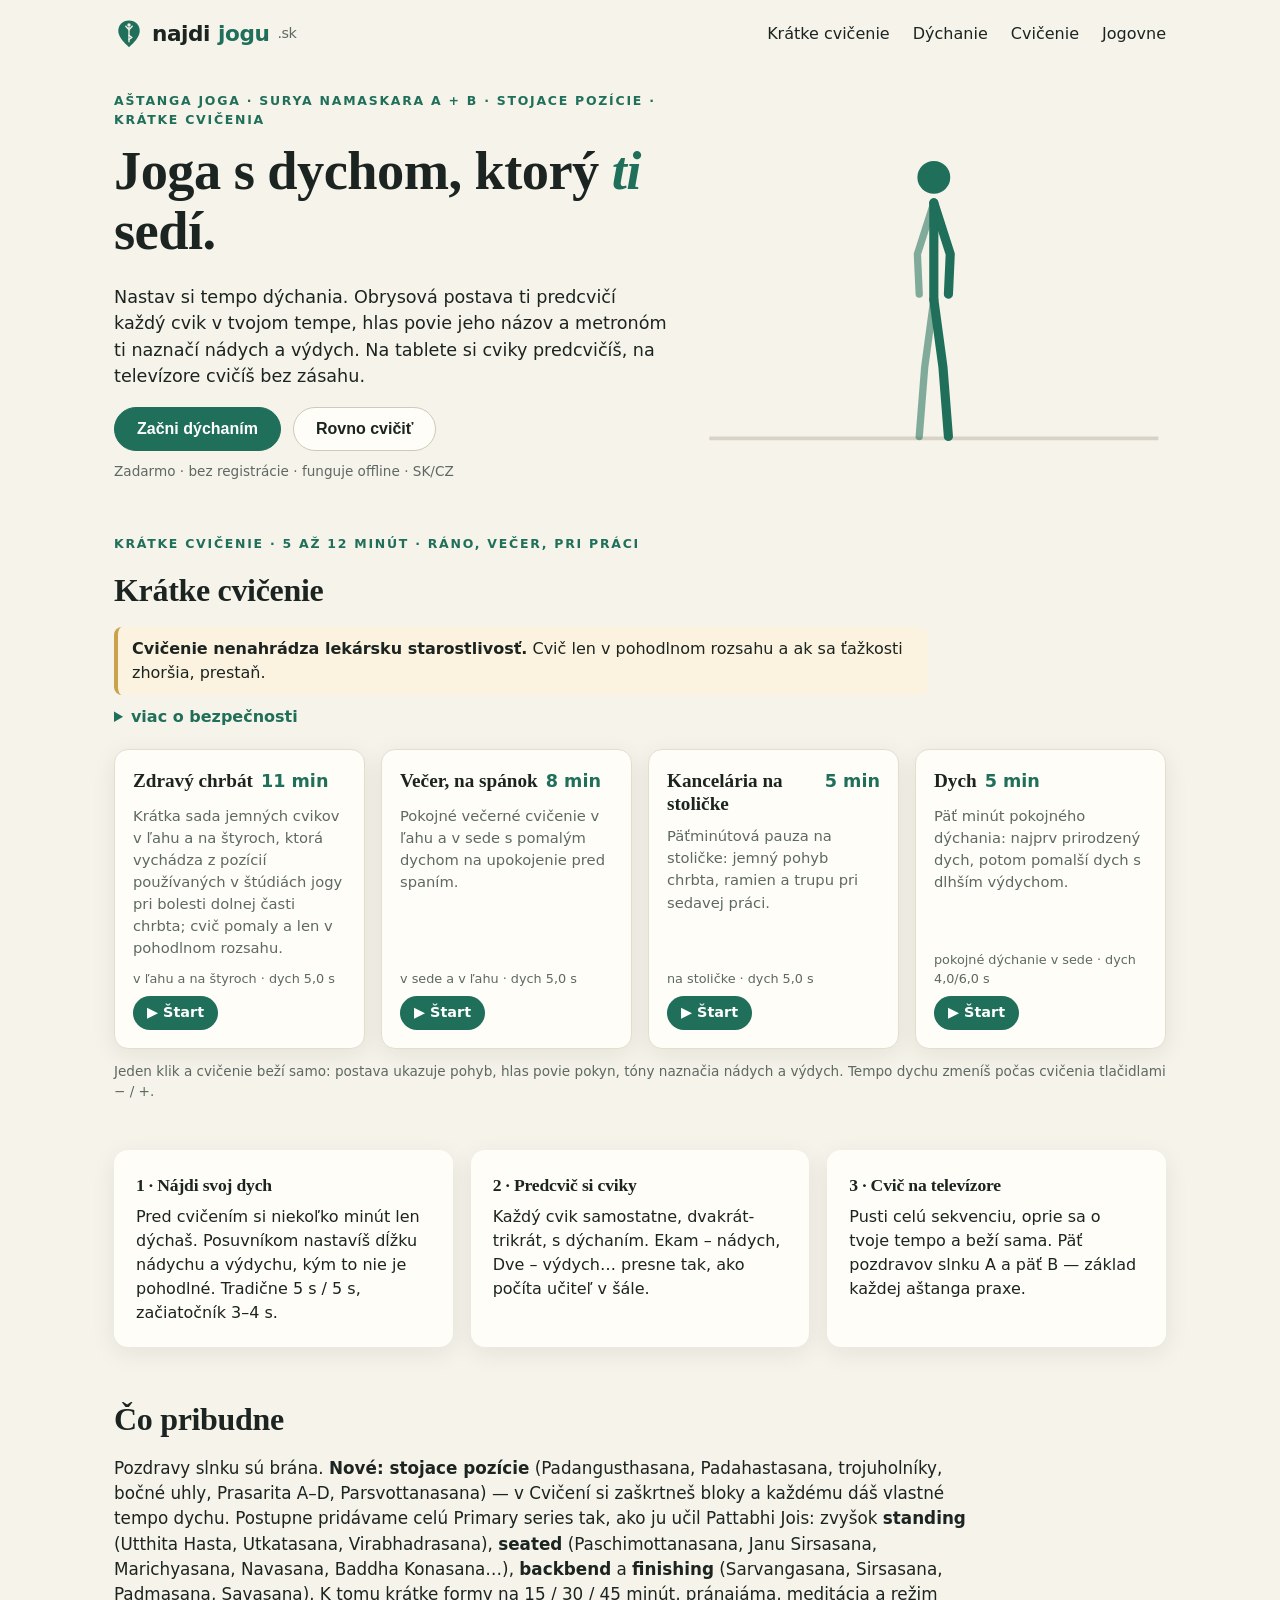
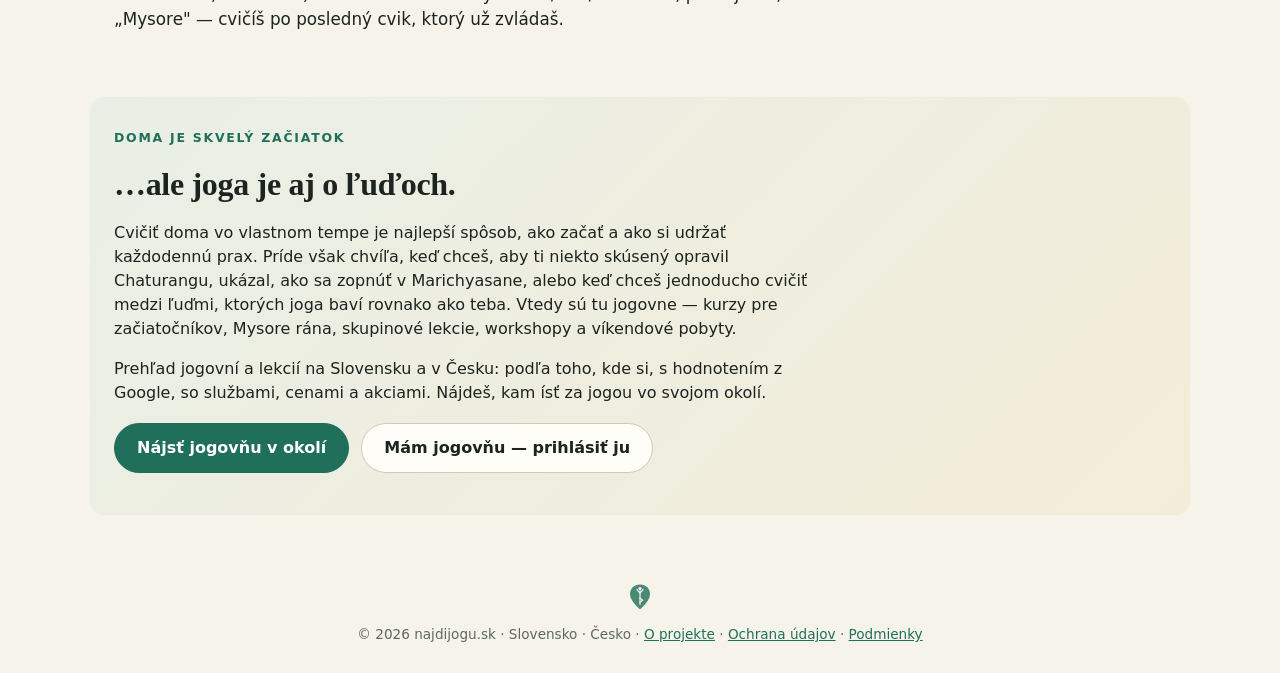
<file: index.html>
<!DOCTYPE html>
<html lang="sk">
<head>
<meta charset="utf-8">
<meta name="viewport" content="width=device-width, initial-scale=1">
<title>Najdi jogu — Aštanga s dychom, ktorý ti sedí</title>
<meta name="description" content="Aštanga joga vedená dychom a krátke cvičenia na 5 až 12 minút (chrbát, večer, kancelária, dych): obrysová postava predcvičí, slovenský hlas povie pokyn. Na mobile, tablete aj na televízore. Zadarmo.">
<meta name="theme-color" content="#0f1a17">
<link rel="manifest" href="manifest.json">
<link rel="icon" href="ikona.svg" type="image/svg+xml">
<link rel="stylesheet" href="style.css">
</head>
<body>

<!-- ÚVOD -->
<section id="uvod" class="obrazovka aktivna">
  <header class="hlavicka">
    <div class="logo"><svg class="logo-znak" viewBox="0 0 112 112" aria-hidden="true"><path d="M56 6c-24 0-40 17-40 39 0 28 40 60 40 60s40-32 40-60c0-22-16-39-40-39z" fill="#1f6f5a"/><g fill="none" stroke="#f3efe4" stroke-width="5" stroke-linecap="round" stroke-linejoin="round">
  <circle cx="56" cy="22" r="6.5" fill="#f3efe4" stroke="none"/>
  <path d="M56 31v30"/>
  <path d="M56 40l-12-13M56 40l12-13"/>
  <path d="M56 61v24"/>
  <path d="M56 61l11 8-11 7"/>
</g></svg>najdi<b>jogu</b><span class="tld">.sk</span></div>
    <nav class="hlavicka-nav">
      <a href="#kratke">Krátke cvičenie</a>
      <a href="#dych" data-obr="dych">Dýchanie</a>
      <a href="#cvicenie" data-obr="nastavenie">Cvičenie</a>
      <a href="/jogovne/">Jogovne</a>
    </nav>
  </header>

  <div class="hero">
    <div class="hero-text">
      <p class="nadpis-mini">Aštanga joga · Surya Namaskara A + B · stojace pozície · krátke cvičenia</p>
      <h1>Joga s dychom, ktorý <em>ti</em> sedí.</h1>
      <p class="perex">Nastav si tempo dýchania. Obrysová postava ti predcvičí každý cvik v tvojom tempe, hlas povie jeho názov a metronóm ti naznačí nádych a výdych. Na tablete si cviky predcvičíš, na televízore cvičíš bez zásahu.</p>
      <div class="akcie">
        <button class="btn primar" data-obr="dych">Začni dýchaním</button>
        <button class="btn" data-obr="nastavenie">Rovno cvičiť</button>
      </div>
      <p class="drobne">Zadarmo · bez registrácie · funguje offline · SK/CZ</p>
    </div>
    <div class="hero-postava">
      <svg id="hero-svg" viewBox="0 0 254 200" aria-hidden="true"></svg>
    </div>
  </div>


  <!-- KRÁTKE CVIČENIE (4.11.2026) -->
  <section id="kratke" class="kratke">
    <p class="nadpis-mini">Krátke cvičenie · 5 až 12 minút · ráno, večer, pri práci</p>
    <h2>Krátke cvičenie</h2>
    <p class="kratke-upoz"><b>Cvičenie nenahrádza lekársku starostlivosť.</b> Cvič len v pohodlnom rozsahu a ak sa ťažkosti zhoršia, prestaň.</p>
    <details class="kratke-viac">
      <summary>viac o bezpečnosti</summary>
      <p>Pri ochorení chrbtice, vysokom krvnom tlaku, <abbr title="glaukóm (zelený zákal) – ochorenie oka, pri ktorom býva zvýšený tlak v oku">glaukóme</abbr>, v tehotenstve alebo po zranení sa vopred poraď s lekárom. Rovnako po operácii, pri <abbr title="osteoporóza – rednutie kostí, kosti sú krehkejšie">osteoporóze</abbr>, epilepsii, ochorení srdca a pri bolesti chrbta, ktorá vyžaruje do nohy.</p>
      <p>Pri náhlej silnej bolesti chrbta, slabosti alebo znecitlivení nôh, poruche močenia či stolice vyhľadaj lekára. Pri závrate, brnení alebo slabosti cvičenie hneď prestaň.</p>
      <p>Choď len po prvý odpor, nikdy do bolesti. Dych nikdy nenúť a nezadržiavaj. Ak máš problém s rovnováhou, cvič na stoličke alebo pri opore.</p>
      <p class="drobne">Toto nie je lekárska rada ani liečba. Zostavy sme zostavili z pozícií, ktoré používa manuál štúdie jogy pri bolesti krížov <a href="https://media.defense.gov/2019/Oct/22/2002198487/-1/-1/0/YOGA%20FOR%20CHRONIC%20LOW%20BACK%20PAIN%20STUDY.PDF" target="_blank" rel="noopener">Back to Health</a> (Boston Medical Center), a z materiálov zdravotníckych inštitúcií (<a href="https://www.nhs.uk/conditions/back-pain/" target="_blank" rel="noopener"><abbr title="National Health Service – štátna zdravotná služba Spojeného kráľovstva">NHS</abbr></a>, <a href="https://uofmhealth.org/health-library/abo6351" target="_blank" rel="noopener">Michigan Medicine</a>, <a href="https://health.clevelandclinic.org/cat-cow-stretch" target="_blank" rel="noopener">Cleveland Clinic</a>, <a href="https://www.chop.edu/health-resources/integrative-tools-sleep-yoga" target="_blank" rel="noopener"><abbr title="Children's Hospital of Philadelphia – detská nemocnica vo Filadelfii">CHOP</abbr></a>). Ako celok nie sú klinicky testovaným programom. Bezpečnosť jogy: <a href="https://www.nccih.nih.gov/health/yoga-what-you-need-to-know" target="_blank" rel="noopener"><abbr title="National Center for Complementary and Integrative Health – americký štátny ústav pre doplnkovú a integratívnu medicínu">NCCIH</abbr></a>.</p>
    </details>
    <div id="kratke-dlazdice" class="kratke-dlazdice"></div>
    <p class="drobne">Jeden klik a cvičenie beží samo: postava ukazuje pohyb, hlas povie pokyn, tóny naznačia nádych a výdych. Tempo dychu zmeníš počas cvičenia tlačidlami − / +.</p>
  </section>

  <div class="tri-stlpce">
    <div class="karta"><h3>1 · Nájdi svoj dych</h3><p>Pred cvičením si niekoľko minút len dýchaš. Posuvníkom nastavíš dĺžku nádychu a výdychu, kým to nie je pohodlné. Tradične 5 s / 5 s, začiatočník 3–4 s.</p></div>
    <div class="karta"><h3>2 · Predcvič si cviky</h3><p>Každý cvik samostatne, dvakrát-trikrát, s dýchaním. Ekam – nádych, Dve – výdych… presne tak, ako počíta učiteľ v šále.</p></div>
    <div class="karta"><h3>3 · Cvič na televízore</h3><p>Pusti celú sekvenciu, oprie sa o tvoje tempo a beží sama. Päť pozdravov slnku A a päť B — základ každej aštanga praxe.</p></div>
  </div>

  <section class="dalsie">
    <h2>Čo pribudne</h2>
    <p>Pozdravy slnku sú brána. <b>Nové: stojace pozície</b> (Padangusthasana, Padahastasana, trojuholníky, bočné uhly, Prasarita A–D, Parsvottanasana) — v Cvičení si zaškrtneš bloky a každému dáš vlastné tempo dychu. Postupne pridávame celú Primary series tak, ako ju učil Pattabhi Jois: zvyšok <b>standing</b> (Utthita Hasta, Utkatasana, Virabhadrasana), <b>seated</b> (Paschimottanasana, Janu Sirsasana, Marichyasana, Navasana, Baddha Konasana…), <b>backbend</b> a <b>finishing</b> (Sarvangasana, Sirsasana, Padmasana, Savasana). K tomu krátke formy na 15 / 30 / 45 minút, pránajáma, meditácia a režim „Mysore" — cvičíš po posledný cvik, ktorý už zvládaš.</p>
  </section>

  <section id="jogovne" class="jogovne">
    <p class="nadpis-mini">Doma je skvelý začiatok</p>
    <h2>…ale joga je aj o ľuďoch.</h2>
    <p>Cvičiť doma vo vlastnom tempe je najlepší spôsob, ako začať a ako si udržať každodennú prax. Príde však chvíľa, keď chceš, aby ti niekto skúsený opravil Chaturangu, ukázal, ako sa zopnúť v Marichyasane, alebo keď chceš jednoducho cvičiť medzi ľuďmi, ktorých joga baví rovnako ako teba. Vtedy sú tu jogovne — kurzy pre začiatočníkov, Mysore rána, skupinové lekcie, workshopy a víkendové pobyty.</p>
    <p>Prehľad jogovní a lekcií na Slovensku a v Česku: podľa toho, kde si, s hodnotením z Google, so službami, cenami a akciami. Nájdeš, kam ísť za jogou vo svojom okolí.</p>
    <div class="akcie">
      <a class="btn primar" href="/jogovne/">Nájsť jogovňu v okolí</a>
      <a class="btn" href="/jogovne/pridat">Mám jogovňu — prihlásiť ju</a>
    </div>
  </section>

  <div id="kollego-ekosystem"></div>
  <footer class="pata"><svg class="pata-znak" viewBox="0 0 112 112" aria-hidden="true"><path d="M56 6c-24 0-40 17-40 39 0 28 40 60 40 60s40-32 40-60c0-22-16-39-40-39z" fill="#1f6f5a"/><g fill="none" stroke="#f3efe4" stroke-width="5" stroke-linecap="round" stroke-linejoin="round">
  <circle cx="56" cy="22" r="6.5" fill="#f3efe4" stroke="none"/>
  <path d="M56 31v30"/>
  <path d="M56 40l-12-13M56 40l12-13"/>
  <path d="M56 61v24"/>
  <path d="M56 61l11 8-11 7"/>
</g></svg><br>© 2026 najdijogu.sk · Slovensko · Česko · <a href="#" data-obr="oprogramoch">O projekte</a> · <a href="/pravne/ochrana-udajov.html">Ochrana údajov</a> · <a href="/pravne/podmienky.html">Podmienky</a></footer>
</section>

<!-- DYCHOVÝ TRÉNER -->
<section id="dych" class="obrazovka">
  <header class="hlavicka mala"><button class="spat" data-obr="uvod">‹ Späť</button><h2>Nájdi svoj dych</h2></header>
  <div class="dych-telo">
    <div class="dych-kruh-obal"><div id="dych-kruh" class="dych-kruh"><span id="dych-faza">nádych</span><span id="dych-cas">5</span></div></div>
    <div class="nastavenia">
      <label>Nádych <output id="out-in">5,0 s</output><input id="in-nadych" type="range" min="2" max="15" step="0.5" value="5"></label>
      <label>Výdych <output id="out-out">5,0 s</output><input id="in-vydych" type="range" min="2" max="15" step="0.5" value="5"></label>
      <label class="prepinac"><input id="in-zamok" type="checkbox" checked> rovnaký nádych aj výdych</label>
      <label class="prepinac"><input id="in-zvuk" type="checkbox" checked> zvuk metronómu</label>
      <label class="prepinac"><input id="in-hlas" type="checkbox" checked> hovorený hlas (slovensky)</label>
      <div class="akcie">
        <button id="dych-start" class="btn primar">Dýchať</button>
        <button class="btn" data-obr="nastavenie">Ísť cvičiť s týmto tempom ›</button>
      </div>
      <p class="drobne">Tradícia: Pattabhi Jois učil 10–15 s na nádych aj výdych; bežná prax je 5 s / 5 s. Nechaj si tempo, ktoré udýchaš celý pozdrav slnku.</p>
    </div>
  </div>
</section>

<!-- NASTAVENIE CVIČENIA -->
<section id="nastavenie" class="obrazovka">
  <header class="hlavicka mala"><button class="spat" data-obr="uvod">‹ Späť</button><h2>Cvičenie</h2></header>
  <div class="nast-telo">
    <div class="karta">
      <h3>Čo cvičíme</h3>
      <p class="drobne">Zaškrtni bloky, cvičia sa v tomto poradí. Každý blok môže mať vlastné tempo dychu (− rýchlejšie, + pomalšie).</p>
      <div id="bloky"></div>
      <label>Kolá pozdravov slnku <output id="out-kola">3</output><input id="in-kola" type="range" min="1" max="5" value="3"></label>
      <label>Dychov v psovi hlavou dole <output id="out-pes">5</output><input id="in-pes" type="range" min="1" max="8" value="5"></label>
      <label>Dychov v pozícii (stojace a záverečné pozície) <output id="out-drz">5</output><input id="in-drz" type="range" min="3" max="10" value="5"></label>
    </div>
    <div class="karta">
      <h3>Tempo</h3>
      <p>Hlavné tempo: nádych <b id="tempo-in">5,0 s</b> · výdych <b id="tempo-out">5,0 s</b> <button class="btn mini" data-obr="dych">zmeniť</button></p>
      <p id="odhad" class="drobne"></p>
    </div>
    <div class="karta">
      <h3>Jazyk hlasu</h3>
      <label class="prepinac"><input type="radio" name="jazyk" value="sk"> <span>len slovensky <span class="drobne">(jeden, dva… · ruky hore, predklon)</span></span></label>
      <label class="prepinac"><input type="radio" name="jazyk" value="san"> <span>len <abbr title="Sanskrit – starý indický jazyk, v ktorom sa tradične pomenúvajú jogové pozície (ásany) a počíta sa vinyása">sanskrit</abbr> <span class="drobne">(ekam, dve… · úrdhva hastásana)</span></span></label>
      <label class="prepinac"><input type="radio" name="jazyk" value="oboje" checked> <span>oboje <span class="drobne">(sanskritské počítanie, názov slovensky aj sanskritom)</span></span></label>
      <label class="prepinac"><input id="in-cislo" type="checkbox" checked> <span>hovoriť číslo <span class="drobne">(počítanie; vypnuté = len pokyn na cvik)</span></span></label>
      <label class="prepinac"><input id="in-nazvy" type="checkbox" checked> hovoriť názvy cvikov</label>
      <h3 class="h-jazyk">Jazyk textov na obrazovke</h3>
      <label class="prepinac"><input type="radio" name="jazykText" value="sk"> <span>len slovensky <span class="drobne">(2 · predklon · pohľad: nos)</span></span></label>
      <label class="prepinac"><input type="radio" name="jazykText" value="san"> <span>len sanskrit <span class="drobne">(dve · Uttānāsana · drishti: nos)</span></span></label>
      <label class="prepinac"><input type="radio" name="jazykText" value="oboje" checked> <span>oboje</span></label>
      <p id="hlas-info" class="drobne">nahraný hlas sa načítava…</p>
      <label>Náhradný hlas prehliadača (použije sa len pre vety, ktoré nie sú nahrané) <select id="in-hlas-vyber"><option value="">načítavam hlasy…</option></select></label>
      <button class="btn mini" id="btn-hlas-test">▶ vyskúšať nahraný hlas</button> <button class="btn mini" id="btn-hlas-test2">▶ vyskúšať náhradný hlas</button>
      
    </div>
    <div class="akcie velke">
      <button class="btn" id="btn-predcvic">Predcvičovanie <small>tablet · krok za krokom</small></button>
      <button class="btn primar" id="btn-tv">Cvičiť <small>televízor · beží samo</small></button>
    </div>
  </div>
</section>

<!-- CVIČENIE -->
<section id="cvicenie" class="obrazovka tmava">
  <div class="cv-hore">
    <button class="spat" id="cv-koniec">✕</button>
    <div id="cv-progres"><div id="cv-progres-pruh"></div></div>
    <div id="cv-kolo" class="cv-kolo">kolo 1/3</div>
    <div id="cv-ostava" class="cv-kolo cv-ostava">ostáva —</div>
  </div>
  <div class="cv-stred">
    <svg id="cv-svg" viewBox="0 0 254 200" aria-label="postava"></svg>
    <div class="cv-info">
      <div id="cv-count" class="cv-count">ekam</div>
      <div id="cv-nazov" class="cv-nazov">Urdhva Hastasana</div>
      <div id="cv-nazov-sk" class="cv-nazov-sk">ruky hore</div>
      <div id="cv-dych" class="cv-dych nadych">NÁDYCH</div>
      <div id="cv-dris" class="cv-dris">drishti: palce</div>
      <div id="cv-dalej" class="cv-dalej">ďalej: —</div>
    </div>
  </div>
  <div class="cv-dole">
    <div id="cv-dych-pruh"><div id="cv-dych-pruh-vnutro"></div></div>
    <div id="cv-volby" class="cv-volby">
      <span class="cv-volba"><span class="cv-vl">hlas</span><button data-v="jazyk" data-h="sk" title="hlas len slovensky">SK</button><button data-v="jazyk" data-h="san" title="hlas len sanskrit (SA)">SA</button><button data-v="jazyk" data-h="oboje" title="hlas slovensky aj sanskrit">obe</button></span>
      <span class="cv-volba"><span class="cv-vl">text</span><button data-v="jazykText" data-h="sk" title="texty len slovensky">SK</button><button data-v="jazykText" data-h="san" title="texty len sanskrit (SA)">SA</button><button data-v="jazykText" data-h="oboje" title="texty slovensky aj sanskrit">obe</button></span>
      <span class="cv-volba"><button data-v="cislo" title="hlas hovorí číslo (počítanie); vypnuté = len pokyn na cvik">číslo</button></span>
      <span class="cv-volba" title="tempo dychu tohto bloku cvičenia"><span class="cv-vl">dych · <span id="cv-tempo-blok"></span></span><button data-tempo-cv="-0.5" title="rýchlejšie (−0,5 s)">−</button><b id="cv-tempo">5,0 s</b><button data-tempo-cv="0.5" title="pomalšie (+0,5 s)">+</button></span>
    </div>
    <div class="cv-ovladanie">
      <button class="btn" id="cv-prev">‹ Späť</button>
      <button class="btn primar" id="cv-pauza">Pauza</button>
      <button class="btn" id="cv-next">Ďalej ›</button>
      <button class="btn" id="cv-znova" title="zopakovať tento cvik">↻ Znova</button>
    </div>
    <p class="drobne cv-klav">medzerník = pauza · šípky = cvik · R = znova · Esc = koniec</p>
  </div>
</section>

<!-- O PROJEKTE -->
<section id="oprogramoch" class="obrazovka">
  <header class="hlavicka mala"><button class="spat" data-obr="uvod">‹ Späť</button><h2>O projekte</h2></header>
  <div class="text-telo">
    <p>najdijogu.sk vzniká v Banskej Bystrici z jednoduchej potreby: cvičiť aštangu doma v tempe vlastného dychu, bez videa a bez pozerania na obrazovku. Aštanga je o dychu — vinyása znamená jeden pohyb na jeden dych. Preto tu nie je učiteľ na videu, ale metronóm, ktorý si nastavíš sám, a obrysová postava, ktorú vidíš aj z gauča.</p>
    <p>Sekvencie a počty vinyás vychádzajú z tradičného počítania (Pattabhi Jois, Sharath Jois), tak ako ho učí Ashtanga Yoga Research Institute v Mysore. Nepárne číslo je nádych, párne výdych; v psovi hlavou dole sa drží päť dychov.</p>
    <p>Ďalej pribudne celá Primary series, česká verzia, uloženie priebehu a mapa jogovní s hodnoteniami z Google. Napíš nám: <a href="mailto:info@najdijogu.sk">info@najdijogu.sk</a>.</p>
    <p class="drobne">Zdravotné upozornenie: joga je fyzická aktivita. Ak máš zdravotné ťažkosti, poraď sa s lekárom. Cvič bez bolesti, v rozsahu, ktorý je pre teba bezpečný.</p>
  </div>
</section>

<script src="sekvencie.js"></script>
<script src="postava.js"></script>
<script src="app.js"></script>
<script src="https://kollego.sk/ekosystem/ekosystem.js" defer></script>
</body>
</html>
</file>
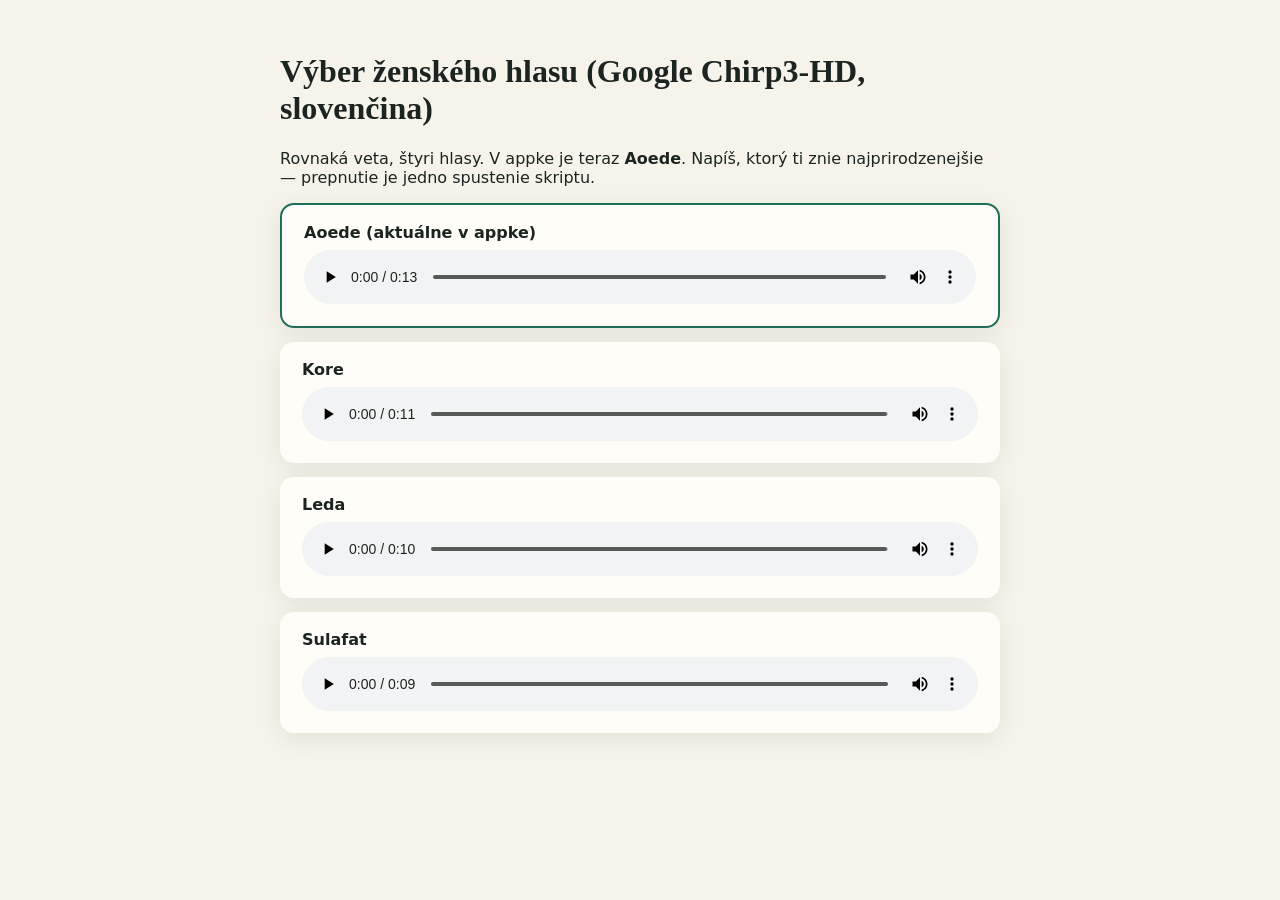
<file: navrhy/hlasy.html>
<!DOCTYPE html>
<html lang="sk"><head><meta charset="utf-8"><title>najdijogu — výber hlasu</title>
<style>body{font-family:"Segoe UI",system-ui,sans-serif;background:#f6f3ea;color:#1b2420;padding:32px;max-width:720px;margin:0 auto}h1{font-family:Georgia,serif;font-weight:600}.h{background:#fffdf7;border-radius:14px;padding:18px 22px;margin:14px 0;box-shadow:0 6px 24px rgba(20,40,30,.08)}.h b{display:block;margin-bottom:8px}audio{width:100%}.akt{border:2px solid #1f6f5a}</style></head><body>
<h1>Výber ženského hlasu (Google Chirp3-HD, slovenčina)</h1>
<p>Rovnaká veta, štyri hlasy. V appke je teraz <b>Aoede</b>. Napíš, ktorý ti znie najprirodzenejšie — prepnutie je jedno spustenie skriptu.</p>
<div class="h akt"><b>Aoede (aktuálne v appke)</b><audio controls src="../hlas/sk-SK-Chirp3-HD-Aoede/ekam-urdhva-hastasana-ruky-hore-dve-uttanasana-predklon-nady-b8b90d.mp3"></audio></div>
<div class="h"><b>Kore</b><audio controls src="../hlas/sk-SK-Chirp3-HD-Kore/ekam-urdhva-hastasana-ruky-hore-dve-uttanasana-predklon-nady-b8b90d.mp3"></audio></div>
<div class="h"><b>Leda</b><audio controls src="../hlas/sk-SK-Chirp3-HD-Leda/ekam-urdhva-hastasana-ruky-hore-dve-uttanasana-predklon-nady-b8b90d.mp3"></audio></div>
<div class="h"><b>Sulafat</b><audio controls src="../hlas/sk-SK-Chirp3-HD-Sulafat/ekam-urdhva-hastasana-ruky-hore-dve-uttanasana-predklon-nady-b8b90d.mp3"></audio></div>
</body></html>
</file>
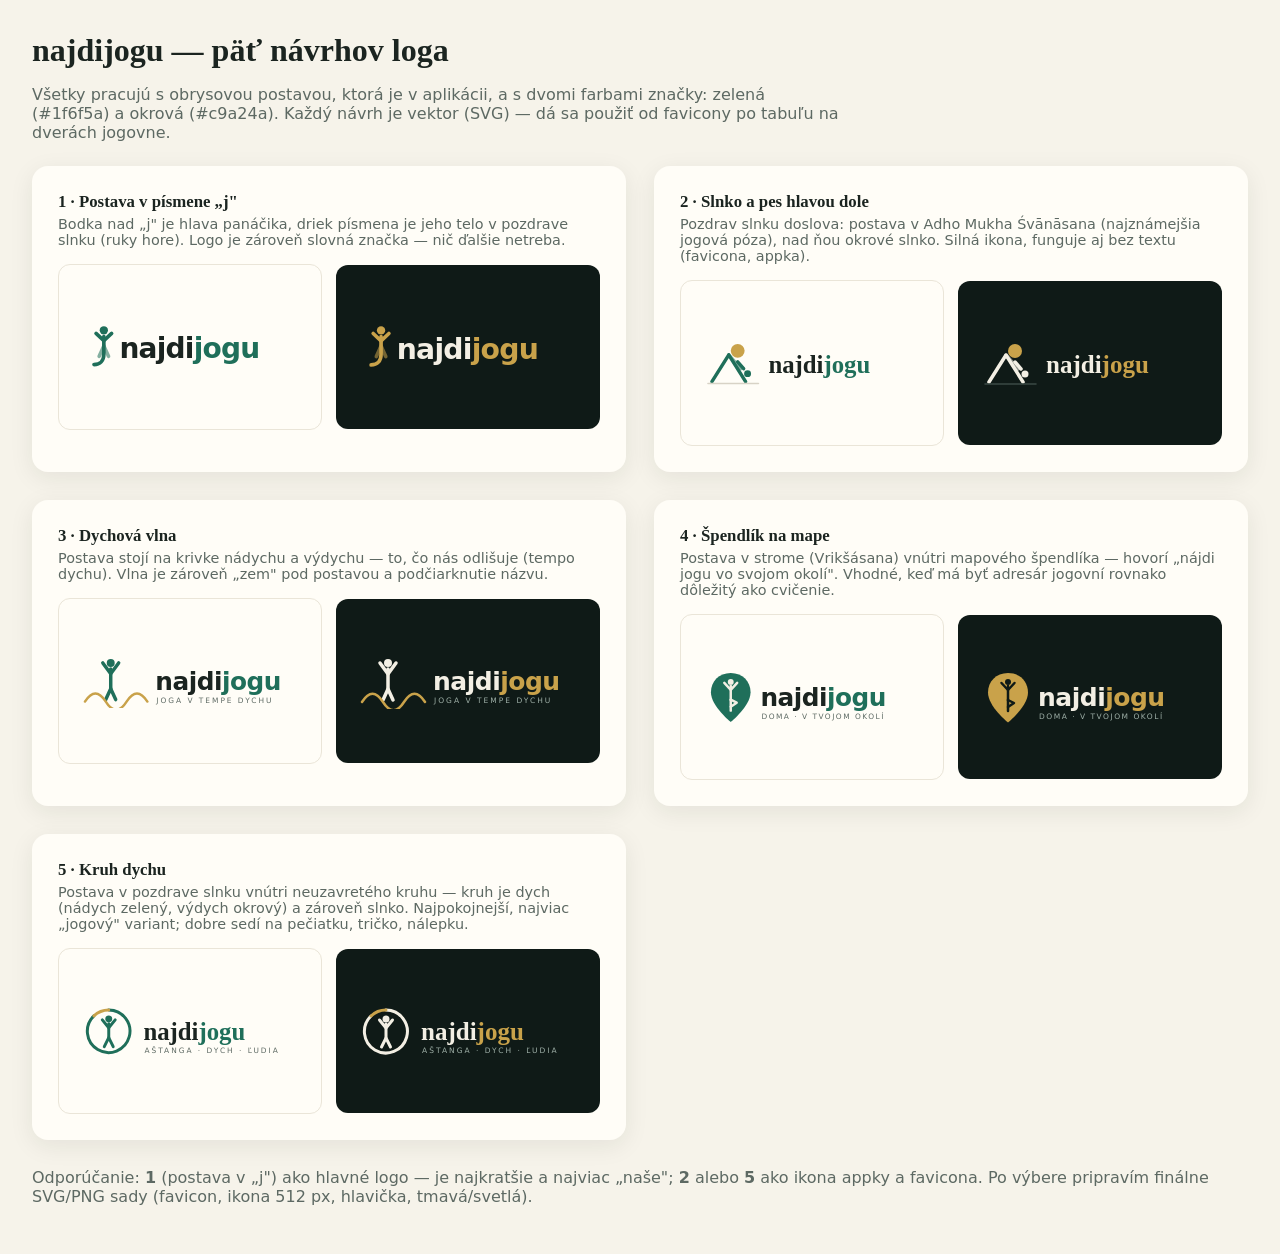
<file: navrhy/loga.html>
<!DOCTYPE html>
<html lang="sk"><head><meta charset="utf-8"><title>najdijogu — návrhy loga</title>
<style>
body{margin:0;font-family:"Segoe UI",system-ui,sans-serif;background:#f6f3ea;color:#1b2420;padding:32px}
h1{font-family:Georgia,serif;font-weight:600;margin:0 0 6px}
.mriezka{display:grid;grid-template-columns:repeat(2,1fr);gap:28px;margin-top:24px}
.karta{background:#fffdf7;border-radius:16px;box-shadow:0 6px 24px rgba(20,40,30,.08);padding:26px}
.karta h2{font-size:1.05rem;margin:0 0 4px;font-family:Georgia,serif}
.karta p{margin:0 0 16px;color:#5d6963;font-size:.9rem;max-width:60ch}
.ukazky{display:grid;grid-template-columns:1fr 1fr;gap:14px;align-items:center}
.svetle,.tmave{border-radius:12px;padding:22px;display:flex;align-items:center;justify-content:center;min-height:120px}
.svetle{background:#fffdf7;border:1px solid #eae5d8}.tmave{background:#0f1a17}
svg{max-width:100%;height:auto}
.mala{display:flex;gap:16px;align-items:center;margin-top:12px}
.mala span{font-size:.8rem;color:#5d6963}
</style></head><body>
<h1>najdijogu — päť návrhov loga</h1>
<p style="color:#5d6963;max-width:80ch">Všetky pracujú s obrysovou postavou, ktorá je v aplikácii, a s dvomi farbami značky: zelená (#1f6f5a) a okrová (#c9a24a). Každý návrh je vektor (SVG) — dá sa použiť od favicony po tabuľu na dverách jogovne.</p>

<div class="mriezka">

<!-- 1 -->
<div class="karta"><h2>1 · Postava v písmene „j"</h2><p>Bodka nad „j" je hlava panáčika, driek písmena je jeho telo v pozdrave slnku (ruky hore). Logo je zároveň slovná značka — nič ďalšie netreba.</p>
<div class="ukazky">
<div class="svetle"><svg viewBox="0 0 420 96" width="380"><g fill="none" stroke="#1f6f5a" stroke-width="7" stroke-linecap="round" stroke-linejoin="round"><circle cx="44" cy="16" r="8" fill="#1f6f5a" stroke="none"/><path d="M44 28v34c0 12-7 20-19 20"/><path d="M44 36l-15-14M44 36l15-14"/><path d="M44 46l-9 20M44 46l9 20" opacity=".55"/></g><text x="74" y="70" font-family="Segoe UI,system-ui,sans-serif" font-weight="700" font-size="54" letter-spacing="-1.5" fill="#1b2420">najdi<tspan fill="#1f6f5a">jogu</tspan></text></svg></div>
<div class="tmave"><svg viewBox="0 0 420 96" width="380"><g fill="none" stroke="#c9a24a" stroke-width="7" stroke-linecap="round" stroke-linejoin="round"><circle cx="44" cy="16" r="8" fill="#c9a24a" stroke="none"/><path d="M44 28v34c0 12-7 20-19 20"/><path d="M44 36l-15-14M44 36l15-14"/><path d="M44 46l-9 20M44 46l9 20" opacity=".55"/></g><text x="74" y="70" font-family="Segoe UI,system-ui,sans-serif" font-weight="700" font-size="54" letter-spacing="-1.5" fill="#f3efe4">najdi<tspan fill="#c9a24a">jogu</tspan></text></svg></div>
</div></div>

<!-- 2 -->
<div class="karta"><h2>2 · Slnko a pes hlavou dole</h2><p>Pozdrav slnku doslova: postava v Adho Mukha Śvānāsana (najznámejšia jogová póza), nad ňou okrové slnko. Silná ikona, funguje aj bez textu (favicona, appka).</p>
<div class="ukazky">
<div class="svetle"><svg viewBox="0 0 440 110" width="400"><circle cx="70" cy="30" r="14" fill="#c9a24a"/><g fill="none" stroke="#1f6f5a" stroke-width="7" stroke-linecap="round" stroke-linejoin="round"><path d="M18 92l34-54 34 54"/><path d="M52 38l24 28" opacity=".55"/><circle cx="90" cy="76" r="7" fill="#1f6f5a" stroke="none"/><path d="M82 66l-12-14"/></g><line x1="10" y1="96" x2="112" y2="96" stroke="#d8d3c6" stroke-width="3" stroke-linecap="round"/><text x="132" y="74" font-family="Georgia,serif" font-weight="600" font-size="50" fill="#1b2420">najdi<tspan fill="#1f6f5a">jogu</tspan></text></svg></div>
<div class="tmave"><svg viewBox="0 0 440 110" width="400"><circle cx="70" cy="30" r="14" fill="#c9a24a"/><g fill="none" stroke="#f3efe4" stroke-width="7" stroke-linecap="round" stroke-linejoin="round"><path d="M18 92l34-54 34 54"/><path d="M52 38l24 28" opacity=".55"/><circle cx="90" cy="76" r="7" fill="#f3efe4" stroke="none"/><path d="M82 66l-12-14"/></g><line x1="10" y1="96" x2="112" y2="96" stroke="#3a4a44" stroke-width="3" stroke-linecap="round"/><text x="132" y="74" font-family="Georgia,serif" font-weight="600" font-size="50" fill="#f3efe4">najdi<tspan fill="#c9a24a">jogu</tspan></text></svg></div>
</div></div>

<!-- 3 -->
<div class="karta"><h2>3 · Dychová vlna</h2><p>Postava stojí na krivke nádychu a výdychu — to, čo nás odlišuje (tempo dychu). Vlna je zároveň „zem" pod postavou a podčiarknutie názvu.</p>
<div class="ukazky">
<div class="svetle"><svg viewBox="0 0 440 110" width="400"><g fill="none" stroke="#1f6f5a" stroke-width="7" stroke-linecap="round" stroke-linejoin="round"><circle cx="60" cy="18" r="8" fill="#1f6f5a" stroke="none"/><path d="M60 30v40"/><path d="M60 40l-16-22M60 40l16-22"/><path d="M60 70l-10 22M60 70l10 22"/></g><path d="M8 96c14-22 28-22 42 0s28 22 42 0 28-22 42 0" fill="none" stroke="#c9a24a" stroke-width="5" stroke-linecap="round"/><text x="150" y="72" font-family="Segoe UI,system-ui,sans-serif" font-weight="700" font-size="50" letter-spacing="-1" fill="#1b2420">najdi<tspan fill="#1f6f5a">jogu</tspan></text><text x="152" y="98" font-family="Segoe UI,system-ui,sans-serif" font-size="15" letter-spacing="4" fill="#5d6963">JOGA V TEMPE DYCHU</text></svg></div>
<div class="tmave"><svg viewBox="0 0 440 110" width="400"><g fill="none" stroke="#f3efe4" stroke-width="7" stroke-linecap="round" stroke-linejoin="round"><circle cx="60" cy="18" r="8" fill="#f3efe4" stroke="none"/><path d="M60 30v40"/><path d="M60 40l-16-22M60 40l16-22"/><path d="M60 70l-10 22M60 70l10 22"/></g><path d="M8 96c14-22 28-22 42 0s28 22 42 0 28-22 42 0" fill="none" stroke="#c9a24a" stroke-width="5" stroke-linecap="round"/><text x="150" y="72" font-family="Segoe UI,system-ui,sans-serif" font-weight="700" font-size="50" letter-spacing="-1" fill="#f3efe4">najdi<tspan fill="#c9a24a">jogu</tspan></text><text x="152" y="98" font-family="Segoe UI,system-ui,sans-serif" font-size="15" letter-spacing="4" fill="#9fb0a8">JOGA V TEMPE DYCHU</text></svg></div>
</div></div>

<!-- 4 -->
<div class="karta"><h2>4 · Špendlík na mape</h2><p>Postava v strome (Vrikšásana) vnútri mapového špendlíka — hovorí „nájdi jogu vo svojom okolí". Vhodné, keď má byť adresár jogovní rovnako dôležitý ako cvičenie.</p>
<div class="ukazky">
<div class="svetle"><svg viewBox="0 0 440 110" width="400"><path d="M56 6c-24 0-40 17-40 39 0 28 40 60 40 60s40-32 40-60c0-22-16-39-40-39z" fill="#1f6f5a"/><g fill="none" stroke="#f3efe4" stroke-width="5" stroke-linecap="round" stroke-linejoin="round"><circle cx="56" cy="24" r="6" fill="#f3efe4" stroke="none"/><path d="M56 32v28"/><path d="M56 40l-13-14M56 40l13-14"/><path d="M56 60v22"/><path d="M56 60l12 6-12 8" /></g><text x="116" y="72" font-family="Segoe UI,system-ui,sans-serif" font-weight="700" font-size="50" letter-spacing="-1" fill="#1b2420">najdi<tspan fill="#1f6f5a">jogu</tspan></text><text x="118" y="98" font-family="Segoe UI,system-ui,sans-serif" font-size="15" letter-spacing="3" fill="#5d6963">DOMA · V TVOJOM OKOLÍ</text></svg></div>
<div class="tmave"><svg viewBox="0 0 440 110" width="400"><path d="M56 6c-24 0-40 17-40 39 0 28 40 60 40 60s40-32 40-60c0-22-16-39-40-39z" fill="#c9a24a"/><g fill="none" stroke="#0f1a17" stroke-width="5" stroke-linecap="round" stroke-linejoin="round"><circle cx="56" cy="24" r="6" fill="#0f1a17" stroke="none"/><path d="M56 32v28"/><path d="M56 40l-13-14M56 40l13-14"/><path d="M56 60v22"/><path d="M56 60l12 6-12 8"/></g><text x="116" y="72" font-family="Segoe UI,system-ui,sans-serif" font-weight="700" font-size="50" letter-spacing="-1" fill="#f3efe4">najdi<tspan fill="#c9a24a">jogu</tspan></text><text x="118" y="98" font-family="Segoe UI,system-ui,sans-serif" font-size="15" letter-spacing="3" fill="#9fb0a8">DOMA · V TVOJOM OKOLÍ</text></svg></div>
</div></div>

<!-- 5 -->
<div class="karta"><h2>5 · Kruh dychu</h2><p>Postava v pozdrave slnku vnútri neuzavretého kruhu — kruh je dych (nádych zelený, výdych okrový) a zároveň slnko. Najpokojnejší, najviac „jogový" variant; dobre sedí na pečiatku, tričko, nálepku.</p>
<div class="ukazky">
<div class="svetle"><svg viewBox="0 0 440 110" width="400"><path d="M56 12a43 43 0 1 1-30 12" fill="none" stroke="#1f6f5a" stroke-width="6" stroke-linecap="round"/><path d="M26 24a43 43 0 0 1 30-12" fill="none" stroke="#c9a24a" stroke-width="6" stroke-linecap="round"/><g fill="none" stroke="#1f6f5a" stroke-width="6" stroke-linecap="round" stroke-linejoin="round"><circle cx="56" cy="30" r="7" fill="#1f6f5a" stroke="none"/><path d="M56 40v28"/><path d="M56 48l-13-16M56 48l13-16"/><path d="M56 68l-9 18M56 68l9 18"/></g><text x="126" y="72" font-family="Georgia,serif" font-weight="600" font-size="50" fill="#1b2420">najdi<tspan fill="#1f6f5a">jogu</tspan></text><text x="128" y="98" font-family="Segoe UI,system-ui,sans-serif" font-size="15" letter-spacing="4" fill="#5d6963">AŠTANGA · DYCH · ĽUDIA</text></svg></div>
<div class="tmave"><svg viewBox="0 0 440 110" width="400"><path d="M56 12a43 43 0 1 1-30 12" fill="none" stroke="#f3efe4" stroke-width="6" stroke-linecap="round"/><path d="M26 24a43 43 0 0 1 30-12" fill="none" stroke="#c9a24a" stroke-width="6" stroke-linecap="round"/><g fill="none" stroke="#f3efe4" stroke-width="6" stroke-linecap="round" stroke-linejoin="round"><circle cx="56" cy="30" r="7" fill="#f3efe4" stroke="none"/><path d="M56 40v28"/><path d="M56 48l-13-16M56 48l13-16"/><path d="M56 68l-9 18M56 68l9 18"/></g><text x="126" y="72" font-family="Georgia,serif" font-weight="600" font-size="50" fill="#f3efe4">najdi<tspan fill="#c9a24a">jogu</tspan></text><text x="128" y="98" font-family="Segoe UI,system-ui,sans-serif" font-size="15" letter-spacing="4" fill="#9fb0a8">AŠTANGA · DYCH · ĽUDIA</text></svg></div>
</div></div>

</div>
<p style="margin-top:28px;color:#5d6963">Odporúčanie: <b>1</b> (postava v „j") ako hlavné logo — je najkratšie a najviac „naše"; <b>2</b> alebo <b>5</b> ako ikona appky a favicona. Po výbere pripravím finálne SVG/PNG sady (favicon, ikona 512 px, hlavička, tmavá/svetlá).</p>
</body></html>
</file>
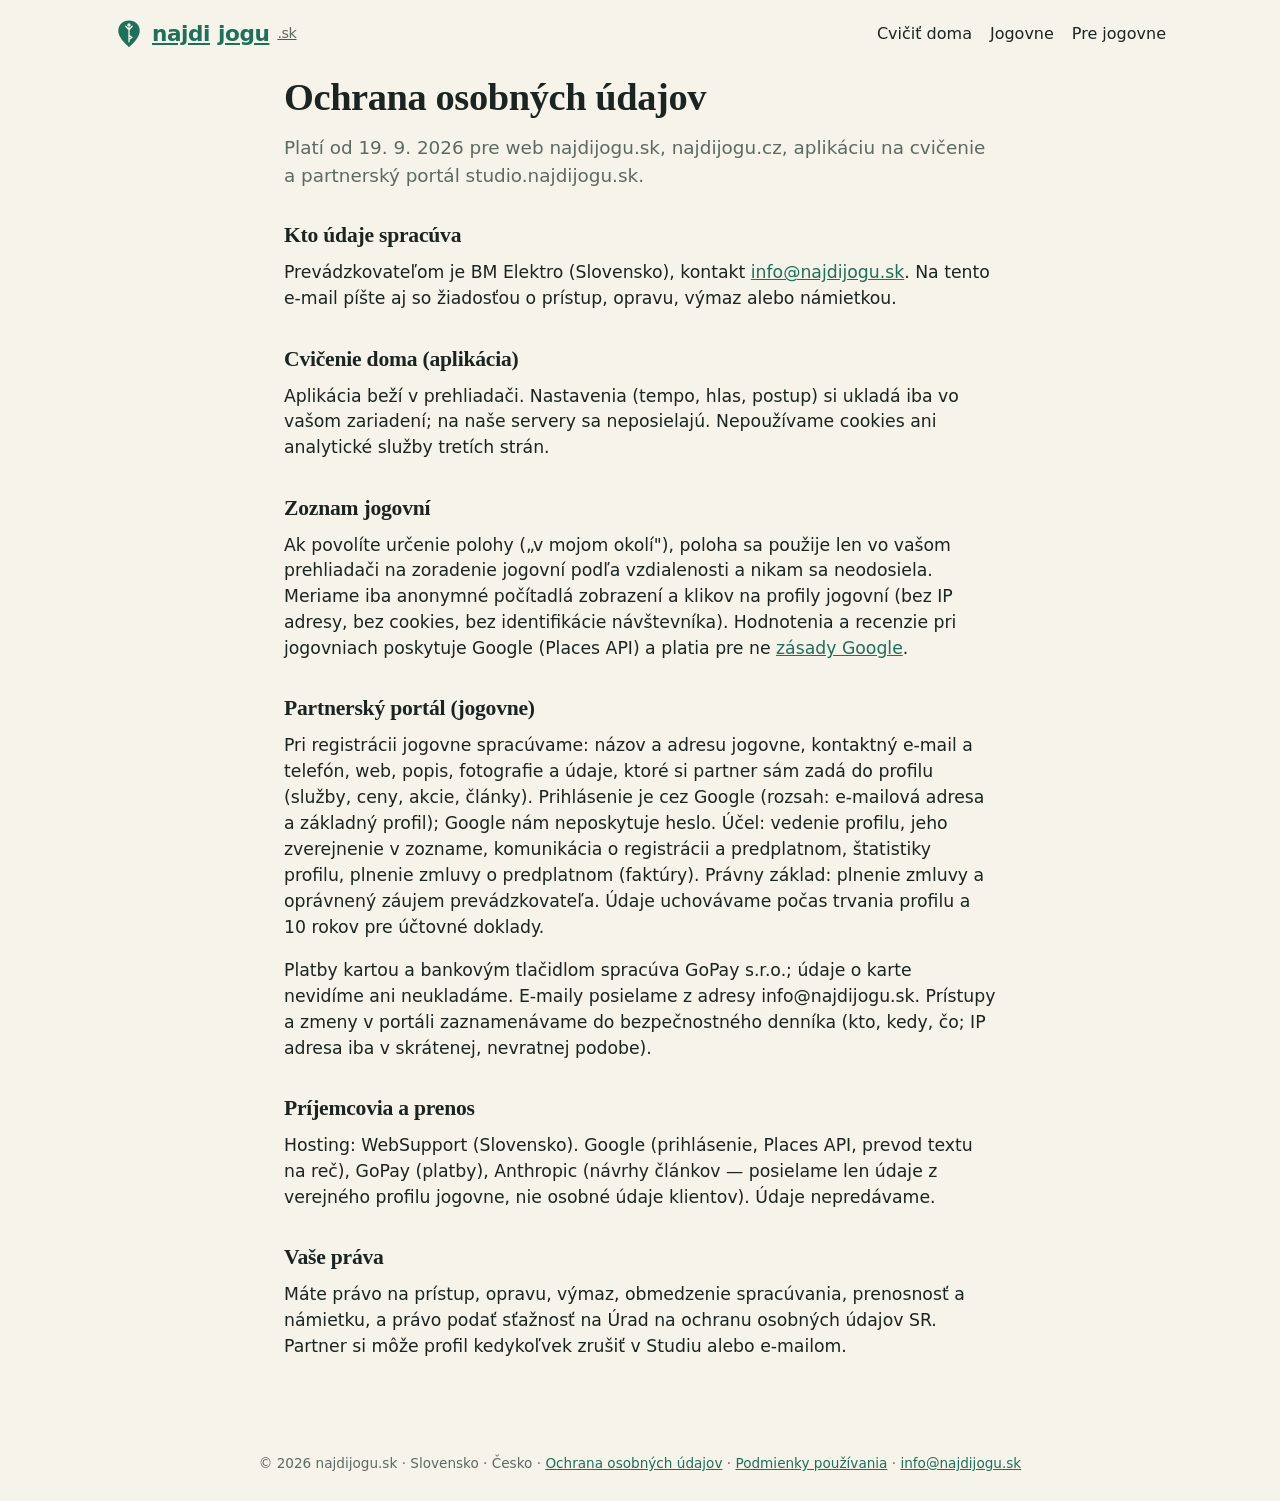
<file: pravne/ochrana-udajov.html>
<!DOCTYPE html>
<html lang="sk"><head><meta charset="utf-8"><meta name="viewport" content="width=device-width,initial-scale=1">
<title>Ochrana osobných údajov · najdijogu.sk</title><meta name="description" content="Ako najdijogu.sk spracúva osobné údaje návštevníkov a partnerských jogovní.">
<link rel="icon" href="/ikona.svg"><link rel="stylesheet" href="/style.css"><link rel="stylesheet" href="/jogovne/jogovne.css">
</head><body class="jogovne-web">
<header class="hlavicka"><a class="logo" href="/"><svg class="logo-znak" viewBox="0 0 112 112" aria-hidden="true"><path d="M56 6c-24 0-40 17-40 39 0 28 40 60 40 60s40-32 40-60c0-22-16-39-40-39z" fill="#1f6f5a"/><g fill="none" stroke="#f3efe4" stroke-width="5" stroke-linecap="round" stroke-linejoin="round"><circle cx="56" cy="22" r="6.5" fill="#f3efe4" stroke="none"/><path d="M56 31v30M56 40l-12-13M56 40l12-13M56 61v24M56 61l11 8-11 7"/></g></svg>najdi<b>jogu</b><span class="tld">.sk</span></a><nav class="hlavicka-nav"><a href="/#dych">Cvičiť doma</a><a href="/jogovne/">Jogovne</a><a href="/jogovne/pridat">Pre jogovne</a></nav></header>
<main class="jg clanok">
<h1>Ochrana osobných údajov</h1>
<p class="perex">Platí od 19. 9. 2026 pre web najdijogu.sk, najdijogu.cz, aplikáciu na cvičenie a partnerský portál studio.najdijogu.sk.</p>
<div class="telo">
<h2>Kto údaje spracúva</h2>
<p>Prevádzkovateľom je BM Elektro (Slovensko), kontakt <a href="mailto:info@najdijogu.sk">info@najdijogu.sk</a>. Na tento e-mail píšte aj so žiadosťou o prístup, opravu, výmaz alebo námietkou.</p>
<h2>Cvičenie doma (aplikácia)</h2>
<p>Aplikácia beží v prehliadači. Nastavenia (tempo, hlas, postup) si ukladá iba vo vašom zariadení; na naše servery sa neposielajú. Nepoužívame cookies ani analytické služby tretích strán.</p>
<h2>Zoznam jogovní</h2>
<p>Ak povolíte určenie polohy („v mojom okolí"), poloha sa použije len vo vašom prehliadači na zoradenie jogovní podľa vzdialenosti a nikam sa neodosiela. Meriame iba anonymné počítadlá zobrazení a klikov na profily jogovní (bez IP adresy, bez cookies, bez identifikácie návštevníka). Hodnotenia a recenzie pri jogovniach poskytuje Google (Places API) a platia pre ne <a href="https://policies.google.com/privacy" rel="noopener" target="_blank">zásady Google</a>.</p>
<h2>Partnerský portál (jogovne)</h2>
<p>Pri registrácii jogovne spracúvame: názov a adresu jogovne, kontaktný e-mail a telefón, web, popis, fotografie a údaje, ktoré si partner sám zadá do profilu (služby, ceny, akcie, články). Prihlásenie je cez Google (rozsah: e-mailová adresa a základný profil); Google nám neposkytuje heslo. Účel: vedenie profilu, jeho zverejnenie v zozname, komunikácia o registrácii a predplatnom, štatistiky profilu, plnenie zmluvy o predplatnom (faktúry). Právny základ: plnenie zmluvy a oprávnený záujem prevádzkovateľa. Údaje uchovávame počas trvania profilu a 10 rokov pre účtovné doklady.</p>
<p>Platby kartou a bankovým tlačidlom spracúva GoPay s.r.o.; údaje o karte nevidíme ani neukladáme. E-maily posielame z adresy info@najdijogu.sk. Prístupy a zmeny v portáli zaznamenávame do bezpečnostného denníka (kto, kedy, čo; IP adresa iba v skrátenej, nevratnej podobe).</p>
<h2>Príjemcovia a prenos</h2>
<p>Hosting: WebSupport (Slovensko). Google (prihlásenie, Places API, prevod textu na reč), GoPay (platby), Anthropic (návrhy článkov — posielame len údaje z verejného profilu jogovne, nie osobné údaje klientov). Údaje nepredávame.</p>
<h2>Vaše práva</h2>
<p>Máte právo na prístup, opravu, výmaz, obmedzenie spracúvania, prenosnosť a námietku, a právo podať sťažnosť na Úrad na ochranu osobných údajov SR. Partner si môže profil kedykoľvek zrušiť v Studiu alebo e-mailom.</p>
</div>
</main>
<div id="kollego-ekosystem"></div>
<footer class="pata">© 2026 najdijogu.sk · Slovensko · Česko · <a href="/pravne/ochrana-udajov.html">Ochrana osobných údajov</a> · <a href="/pravne/podmienky.html">Podmienky používania</a> · <a href="mailto:info@najdijogu.sk">info@najdijogu.sk</a></footer>
<script src="https://kollego.sk/ekosystem/ekosystem.js" defer></script>
</body></html>
</file>
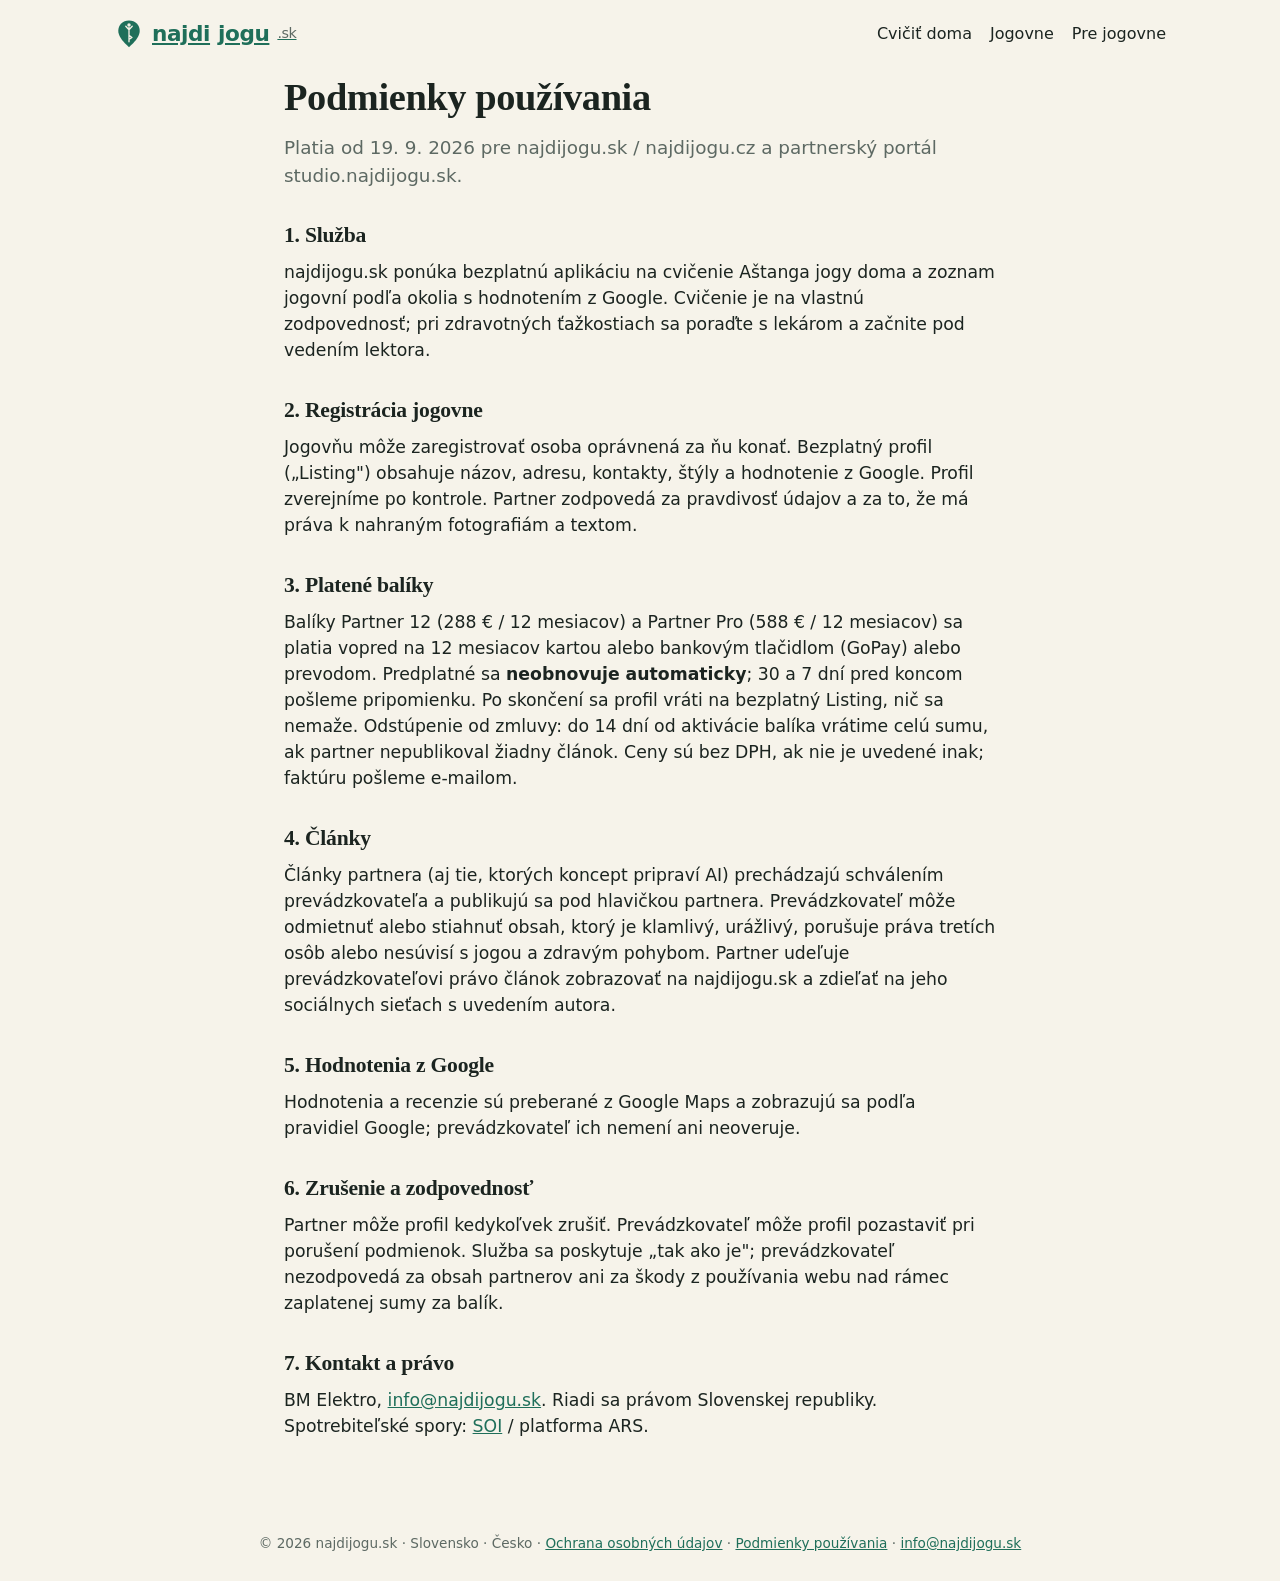
<file: pravne/podmienky.html>
<!DOCTYPE html>
<html lang="sk"><head><meta charset="utf-8"><meta name="viewport" content="width=device-width,initial-scale=1">
<title>Podmienky používania · najdijogu.sk</title><meta name="description" content="Podmienky používania webu najdijogu.sk a partnerského portálu pre jogovne.">
<link rel="icon" href="/ikona.svg"><link rel="stylesheet" href="/style.css"><link rel="stylesheet" href="/jogovne/jogovne.css">
</head><body class="jogovne-web">
<header class="hlavicka"><a class="logo" href="/"><svg class="logo-znak" viewBox="0 0 112 112" aria-hidden="true"><path d="M56 6c-24 0-40 17-40 39 0 28 40 60 40 60s40-32 40-60c0-22-16-39-40-39z" fill="#1f6f5a"/><g fill="none" stroke="#f3efe4" stroke-width="5" stroke-linecap="round" stroke-linejoin="round"><circle cx="56" cy="22" r="6.5" fill="#f3efe4" stroke="none"/><path d="M56 31v30M56 40l-12-13M56 40l12-13M56 61v24M56 61l11 8-11 7"/></g></svg>najdi<b>jogu</b><span class="tld">.sk</span></a><nav class="hlavicka-nav"><a href="/#dych">Cvičiť doma</a><a href="/jogovne/">Jogovne</a><a href="/jogovne/pridat">Pre jogovne</a></nav></header>
<main class="jg clanok">
<h1>Podmienky používania</h1>
<p class="perex">Platia od 19. 9. 2026 pre najdijogu.sk / najdijogu.cz a partnerský portál studio.najdijogu.sk.</p>
<div class="telo">
<h2>1. Služba</h2>
<p>najdijogu.sk ponúka bezplatnú aplikáciu na cvičenie Aštanga jogy doma a zoznam jogovní podľa okolia s hodnotením z Google. Cvičenie je na vlastnú zodpovednosť; pri zdravotných ťažkostiach sa poraďte s lekárom a začnite pod vedením lektora.</p>
<h2>2. Registrácia jogovne</h2>
<p>Jogovňu môže zaregistrovať osoba oprávnená za ňu konať. Bezplatný profil („Listing") obsahuje názov, adresu, kontakty, štýly a hodnotenie z Google. Profil zverejníme po kontrole. Partner zodpovedá za pravdivosť údajov a za to, že má práva k nahraným fotografiám a textom.</p>
<h2>3. Platené balíky</h2>
<p>Balíky Partner 12 (288 € / 12 mesiacov) a Partner Pro (588 € / 12 mesiacov) sa platia vopred na 12 mesiacov kartou alebo bankovým tlačidlom (GoPay) alebo prevodom. Predplatné sa <b>neobnovuje automaticky</b>; 30 a 7 dní pred koncom pošleme pripomienku. Po skončení sa profil vráti na bezplatný Listing, nič sa nemaže. Odstúpenie od zmluvy: do 14 dní od aktivácie balíka vrátime celú sumu, ak partner nepublikoval žiadny článok. Ceny sú bez DPH, ak nie je uvedené inak; faktúru pošleme e-mailom.</p>
<h2>4. Články</h2>
<p>Články partnera (aj tie, ktorých koncept pripraví AI) prechádzajú schválením prevádzkovateľa a publikujú sa pod hlavičkou partnera. Prevádzkovateľ môže odmietnuť alebo stiahnuť obsah, ktorý je klamlivý, urážlivý, porušuje práva tretích osôb alebo nesúvisí s jogou a zdravým pohybom. Partner udeľuje prevádzkovateľovi právo článok zobrazovať na najdijogu.sk a zdieľať na jeho sociálnych sieťach s uvedením autora.</p>
<h2>5. Hodnotenia z Google</h2>
<p>Hodnotenia a recenzie sú preberané z Google Maps a zobrazujú sa podľa pravidiel Google; prevádzkovateľ ich nemení ani neoveruje.</p>
<h2>6. Zrušenie a zodpovednosť</h2>
<p>Partner môže profil kedykoľvek zrušiť. Prevádzkovateľ môže profil pozastaviť pri porušení podmienok. Služba sa poskytuje „tak ako je"; prevádzkovateľ nezodpovedá za obsah partnerov ani za škody z používania webu nad rámec zaplatenej sumy za balík.</p>
<h2>7. Kontakt a právo</h2>
<p>BM Elektro, <a href="mailto:info@najdijogu.sk">info@najdijogu.sk</a>. Riadi sa právom Slovenskej republiky. Spotrebiteľské spory: <a href="https://www.soi.sk" rel="noopener" target="_blank">SOI</a> / platforma ARS.</p>
</div>
</main>
<div id="kollego-ekosystem"></div>
<footer class="pata">© 2026 najdijogu.sk · Slovensko · Česko · <a href="/pravne/ochrana-udajov.html">Ochrana osobných údajov</a> · <a href="/pravne/podmienky.html">Podmienky používania</a> · <a href="mailto:info@najdijogu.sk">info@najdijogu.sk</a></footer>
<script src="https://kollego.sk/ekosystem/ekosystem.js" defer></script>
</body></html>
</file>
<file: style.css>
:root {
  --pozadie: #f6f3ea; --papier: #fffdf7; --text: #1b2420; --tlmene: #5d6963;
  --zelena: #1f6f5a; --zelena-tmava: #16513f; --okr: #c9a24a;
  --nadych: #2f8f6f; --vydych: #b8783a;
  --tmava: #0f1a17; --tmava-2: #16241f; --svetly-text: #f3efe4;
  --r: 14px; --tien: 0 6px 24px rgba(20,40,30,.08);
}
* { box-sizing: border-box; }
html { scroll-behavior: smooth; }
body { margin: 0; font-family: "Segoe UI", system-ui, -apple-system, Roboto, sans-serif; color: var(--text); background: var(--pozadie); line-height: 1.5; -webkit-font-smoothing: antialiased; }
h1, h2, h3 { font-family: Georgia, "Times New Roman", serif; font-weight: 600; letter-spacing: -.01em; margin: 0 0 .4em; }
h1 { font-size: clamp(2rem, 5vw, 3.4rem); line-height: 1.1; }
h1 em { font-style: italic; color: var(--zelena); }
h2 { font-size: clamp(1.4rem, 3vw, 2rem); }
h3 { font-size: 1.1rem; }
p { margin: 0 0 1em; }
a { color: var(--zelena); }
.drobne { font-size: .85rem; color: var(--tlmene); }
.nadpis-mini { text-transform: uppercase; letter-spacing: .14em; font-size: .78rem; color: var(--zelena); font-weight: 600; }

.obrazovka { display: none; min-height: 100vh; }
.obrazovka.aktivna { display: block; }

.hlavicka { display: flex; align-items: center; justify-content: space-between; padding: 18px 24px; max-width: 1100px; margin: 0 auto; }
.hlavicka.mala { gap: 16px; justify-content: flex-start; }
.hlavicka.mala h2 { margin: 0; }
.logo { font-size: 1.35rem; font-weight: 700; letter-spacing: -.02em; display: flex; align-items: center; gap: 8px; }
.logo b { color: var(--zelena); }
.logo .tld { color: var(--tlmene); font-weight: 400; font-size: .9rem; }
.logo-znak { width: 30px; height: 30px; display: inline-block; }
.pata-znak { width: 28px; height: 28px; opacity: .8; margin-bottom: 8px; }
.hlavicka-nav a { margin-left: 18px; text-decoration: none; color: var(--text); font-weight: 500; }
.hlavicka-nav a:hover { color: var(--zelena); }
.spat { background: none; border: 1px solid #d8d3c6; border-radius: 999px; padding: 6px 14px; font-size: .95rem; cursor: pointer; color: var(--text); }

.hero { display: grid; grid-template-columns: 1.2fr 1fr; gap: 32px; align-items: center; max-width: 1100px; margin: 24px auto 0; padding: 0 24px; }
.hero-postava svg { width: 100%; max-height: 420px; }
.hero-postava .zem { stroke: #d8d3c6; stroke-width: 2; }
.perex { font-size: 1.1rem; max-width: 52ch; }
.akcie { display: flex; gap: 12px; flex-wrap: wrap; margin: 18px 0 10px; }
.akcie.velke { margin-top: 24px; }
.akcie.velke .btn { flex: 1; padding: 18px; font-size: 1.15rem; display: flex; flex-direction: column; gap: 2px; }
.akcie.velke .btn small { font-size: .8rem; opacity: .75; font-weight: 400; }

.btn { border: 1px solid #cfc9bb; background: var(--papier); color: var(--text); padding: 12px 22px; border-radius: 999px; font-size: 1rem; font-weight: 600; cursor: pointer; text-decoration: none; display: inline-block; transition: transform .08s, box-shadow .2s; }
.btn:hover { box-shadow: var(--tien); transform: translateY(-1px); }
.btn.primar { background: var(--zelena); border-color: var(--zelena); color: #fff; }
.btn.primar:hover { background: var(--zelena-tmava); }
.btn.mini { padding: 4px 12px; font-size: .8rem; margin-left: 8px; }

.tri-stlpce { display: grid; grid-template-columns: repeat(3, 1fr); gap: 18px; max-width: 1100px; margin: 48px auto; padding: 0 24px; }
.karta { background: var(--papier); border-radius: var(--r); padding: 22px; box-shadow: var(--tien); }
.karta p:last-child { margin-bottom: 0; }

.jogovne { max-width: 1100px; margin: 24px auto 40px; padding: 32px 24px; background: linear-gradient(135deg, #e9efe6, #f3ecd8); border-radius: var(--r); }
.jogovne p { max-width: 70ch; }
.pata { text-align: center; padding: 28px; color: var(--tlmene); font-size: .85rem; }

/* dych */
.dych-telo { display: grid; grid-template-columns: 1fr 1fr; gap: 32px; max-width: 1000px; margin: 0 auto; padding: 12px 24px 48px; align-items: center; }
.dych-kruh-obal { display: flex; align-items: center; justify-content: center; min-height: 380px; }
.dych-kruh { width: 200px; height: 200px; border-radius: 50%; background: radial-gradient(circle at 40% 35%, #e7dfc4, var(--vydych)); display: flex; flex-direction: column; align-items: center; justify-content: center; color: #fff; font-size: 1.2rem; transition: transform 1s ease-in-out, background 1s; transform: scale(.8); box-shadow: 0 20px 50px rgba(120,80,30,.25); }
.dych-kruh.nadych { transform: scale(1.5); background: radial-gradient(circle at 40% 35%, #cfeee0, var(--nadych)); box-shadow: 0 20px 60px rgba(30,120,90,.3); }
.dych-kruh span:first-child { text-transform: uppercase; letter-spacing: .12em; font-size: .75rem; }
.dych-kruh span:last-child { font-size: 2.4rem; font-weight: 700; line-height: 1; }
.nastavenia label { display: block; margin: 0 0 14px; font-weight: 600; }
.nastavenia label output, .karta label output { float: right; font-weight: 700; color: var(--zelena); }
input[type=range] { width: 100%; margin-top: 6px; accent-color: var(--zelena); }
.prepinac { font-weight: 500 !important; display: flex !important; gap: 10px; align-items: center; }
.prepinac input { accent-color: var(--zelena); width: 18px; height: 18px; flex-shrink: 0; }

/* nastavenie */
.nast-telo { max-width: 800px; margin: 0 auto; padding: 8px 24px 48px; display: grid; gap: 18px; }
.nast-telo .karta label { display: block; margin: 10px 0; font-weight: 600; }

/* cvičenie – tmavá obrazovka pre TV */
.obrazovka.tmava { background: var(--tmava); color: var(--svetly-text); display: none; flex-direction: column; height: 100vh; overflow: hidden; }
.obrazovka.tmava.aktivna { display: flex; }
.cv-hore { display: flex; align-items: center; gap: 16px; padding: 14px 20px; }
.cv-hore .spat { color: var(--svetly-text); border-color: #3a4a44; }
#cv-progres { flex: 1; height: 6px; background: #24322d; border-radius: 3px; overflow: hidden; }
#cv-progres-pruh { height: 100%; width: 0; background: var(--okr); transition: width .4s; }
.cv-kolo { font-size: .95rem; color: #9fb0a8; white-space: nowrap; }
.cv-stred { flex: 1; display: grid; grid-template-columns: 1.1fr 1fr; align-items: center; gap: 24px; padding: 0 5vw; min-height: 0; }
#cv-svg { width: 100%; height: 100%; max-height: 70vh; }
#cv-svg .zem { stroke: #2c3b35; stroke-width: 2; }
.cv-count { font-family: Georgia, serif; font-size: clamp(2.4rem, 7vw, 6rem); color: var(--okr); line-height: 1; }
.cv-nazov { font-size: clamp(1.4rem, 3.4vw, 3rem); font-weight: 600; margin-top: 8px; line-height: 1.15; }
.cv-nazov-sk { font-size: clamp(1rem, 2.2vw, 1.8rem); color: #b8c6bf; margin-top: 4px; }
.cv-dych { display: inline-block; margin-top: 22px; padding: 8px 20px; border-radius: 999px; font-weight: 700; letter-spacing: .14em; font-size: clamp(1rem, 2.2vw, 1.6rem); }
.cv-dych.nadych { background: var(--nadych); color: #fff; }
.cv-dych.vydych { background: var(--vydych); color: #fff; }
.cv-dris { margin-top: 14px; color: #8fa199; font-size: clamp(.9rem, 1.6vw, 1.2rem); }
.cv-dole { padding: 12px 20px 18px; }
#cv-dych-pruh { height: 14px; background: #24322d; border-radius: 7px; overflow: hidden; margin-bottom: 14px; }
#cv-dych-pruh-vnutro { height: 100%; width: 0; }
#cv-dych-pruh-vnutro.nadych { background: var(--nadych); }
#cv-dych-pruh-vnutro.vydych { background: var(--vydych); }
.cv-ovladanie { display: flex; gap: 10px; justify-content: center; flex-wrap: wrap; }
.cv-ovladanie .btn { background: var(--tmava-2); color: var(--svetly-text); border-color: #3a4a44; }
.cv-ovladanie .btn.primar { background: var(--zelena); border-color: var(--zelena); }
.cv-klav { text-align: center; margin: 10px 0 0; color: #6f8079; }

.text-telo { max-width: 720px; margin: 0 auto; padding: 8px 24px 48px; font-size: 1.05rem; }

@media (max-width: 820px) {
  .hero, .tri-stlpce, .dych-telo, .cv-stred { grid-template-columns: 1fr; }
  .hero-postava svg { max-height: 260px; }
  .hlavicka-nav { display: none; }
  .cv-stred { grid-template-rows: 1fr auto; padding: 0 16px; text-align: center; }
  #cv-svg { max-height: 42vh; }
  .cv-klav { display: none; }
  .dych-kruh-obal { min-height: 320px; }
}

.dalsie { max-width: 1100px; margin: 0 auto; padding: 0 24px 24px; }
.dalsie p { max-width: 80ch; font-size: 1.05rem; }
.cv-dalej { margin-top: 18px; color: #c9d4ce; font-size: clamp(.95rem, 1.8vw, 1.35rem); border-left: 3px solid var(--okr); padding-left: 12px; }
.cv-ostava { color: #c9a24a; }
.nast-telo select { width: 100%; padding: 8px; border-radius: 8px; border: 1px solid #cfc9bb; background: #fff; font-size: 1rem; margin-top: 6px; }

/* jazyk hlasu (3.11.2026) */
.h-jazyk { margin-top: 14px; }
abbr[title] { cursor: help; text-decoration: underline dotted; }

/* bloky cvičenia s vlastným tempom + ovládanie počas cvičenia (3.11.2026) */
.blok { display: flex; align-items: center; justify-content: space-between; gap: 8px; flex-wrap: wrap; border-bottom: 1px solid #ece6d8; padding: 2px 0; }
.blok:last-child { border-bottom: 0; }
.nast-telo .karta .blok label { margin: 6px 0; }
.blok-upoz { flex-basis: 100%; order: 3; margin: 0 0 8px; color: #7a4e00; line-height: 1.4; }
.blok-tempo { display: flex; align-items: center; gap: 6px; white-space: nowrap; }
.blok-tempo b { min-width: 4.6em; text-align: center; font-variant-numeric: tabular-nums; }
button.tiche { width: 28px; height: 28px; padding: 0; border-radius: 8px; border: 1px solid #cfc9bb; background: #fff; color: var(--zelena); font-size: 1rem; line-height: 1; cursor: pointer; }
button.tiche:hover { background: #f1ecdf; }
.cv-volby { display: flex; flex-wrap: wrap; gap: 8px 14px; justify-content: center; margin-bottom: 12px; }
.cv-volba { display: inline-flex; align-items: center; gap: 4px; }
.cv-vl { color: #8fa199; font-size: .85rem; margin-right: 2px; }
.cv-volby button { height: 28px; min-width: 28px; padding: 0 8px; border-radius: 8px; border: 1px solid #3a4a44; background: var(--tmava-2); color: #c9d4ce; font-size: .85rem; cursor: pointer; }
.cv-volby button.zap { background: var(--zelena); border-color: var(--zelena); color: #fff; }
.cv-volby b { min-width: 4.4em; text-align: center; color: var(--svetly-text); font-variant-numeric: tabular-nums; }
@media (max-width: 820px) {
  .cv-hore { flex-wrap: wrap; gap: 6px 12px; padding: 10px 16px; }
  #cv-progres { order: 5; flex-basis: 100%; }
  .cv-kolo { font-size: .8rem; white-space: normal; flex: 1; min-width: 0; }
  .cv-ostava { flex: 0 0 auto; }
}

/* krátke cvičenie: dlaždice na úvode (4.11.2026) */
.kratke { max-width: 1100px; margin: 40px auto 0; padding: 0 24px; }
.kratke-upoz { max-width: 80ch; background: #fbf3df; border-left: 4px solid var(--okr); padding: 10px 14px; border-radius: 8px; margin-bottom: 6px; }
.kratke-viac { max-width: 80ch; margin: 0 0 16px; }
.kratke-viac summary { cursor: pointer; color: var(--zelena); font-weight: 600; padding: 4px 0; }
.kratke-viac p { margin: 8px 0; }
.kratke-dlazdice { display: grid; grid-template-columns: repeat(4, 1fr); gap: 16px; margin-bottom: 12px; }
.dlazdica { display: flex; flex-direction: column; gap: 10px; text-align: left; font: inherit; color: var(--text); background: var(--papier); border: 1px solid #e4dece; border-radius: var(--r); padding: 18px; box-shadow: var(--tien); cursor: pointer; transition: transform .08s, box-shadow .2s, border-color .2s; }
.dlazdica:hover, .dlazdica:focus-visible { transform: translateY(-2px); border-color: var(--zelena); box-shadow: 0 10px 30px rgba(20,40,30,.14); outline: none; }
.dl-hore { display: flex; justify-content: space-between; align-items: baseline; gap: 8px; }
.dl-hore b { font-family: Georgia, serif; font-size: 1.2rem; line-height: 1.2; }
.dl-min { white-space: nowrap; font-weight: 700; color: var(--zelena); font-size: 1.1rem; }
.dl-text { font-size: .92rem; color: var(--tlmene); flex: 1; }
.dl-dole { display: flex; justify-content: space-between; align-items: center; gap: 8px; font-size: .8rem; color: var(--tlmene); flex-wrap: wrap; }
.dl-start { background: var(--zelena); color: #fff; border-radius: 999px; padding: 6px 14px; font-weight: 700; font-size: .9rem; white-space: nowrap; }
.cv-dych.volne { background: #3a4a44; color: #e6ede9; }
#cv-dych-pruh-vnutro.volne { background: #5f7a6f; }
@media (max-width: 1000px) { .kratke-dlazdice { grid-template-columns: repeat(2, 1fr); } }
@media (max-width: 560px) { .kratke-dlazdice { grid-template-columns: 1fr; } .dlazdica { padding: 14px; } }
@media (min-width: 1600px) { .kratke { max-width: 1400px; } .dlazdica { padding: 24px; } .dl-hore b { font-size: 1.45rem; } .dl-text { font-size: 1.05rem; } }
</file>
<file: jogovne/jogovne.css>
.jg{max-width:1100px;margin:0 auto;padding:8px 24px 48px}.jg h1{font-size:clamp(1.6rem,3.5vw,2.4rem)}.jg .perex{max-width:70ch}
.filtre{display:flex;gap:8px;flex-wrap:wrap;align-items:center;margin:14px 0 20px}.filtre .pole{padding:7px 10px;border:1px solid #cfc9bb;border-radius:999px;background:#fff;font:inherit;font-size:.9rem;height:30px}.filtre .btn{height:30px;padding:6px 14px;font-size:.9rem}
.zoznam{display:grid;grid-template-columns:repeat(auto-fill,minmax(300px,1fr));gap:14px}.jog{display:flex;gap:12px;background:var(--papier);border-radius:var(--r);box-shadow:var(--tien);padding:12px;text-decoration:none;color:var(--text);border:2px solid transparent}.jog.partner{border-color:var(--okr)}.jog .foto{width:96px;height:96px;flex:none;border-radius:10px;overflow:hidden;background:#eee8db}.jog .foto img,.jog .foto svg{width:100%;height:100%;object-fit:cover}.jog h3{margin:0 0 4px;font-size:1.05rem}.jog .meta,.jog .styly{margin:0;font-size:.85rem;color:var(--tlmene)}.hviezdy{color:#b8860b}.odznak{display:inline-block;background:var(--okr);color:#fff;font-size:.65rem;padding:1px 7px;border-radius:999px;vertical-align:middle;font-weight:700;letter-spacing:.04em}.akcia{margin:4px 0 0;font-size:.85rem;color:#16513f}
.prazdne{padding:24px}.karta{background:var(--papier);border-radius:var(--r);padding:18px 22px;box-shadow:var(--tien)}
.profil header .meta{color:var(--tlmene);margin:0}.profil .styly{color:var(--zelena);font-weight:600;font-size:.9rem}.galeria{display:flex;gap:8px;overflow-x:auto;margin:12px 0 18px}.galeria img{height:220px;border-radius:10px;flex:none}
.dvojstlpec{display:grid;grid-template-columns:1.6fr 1fr;gap:22px;align-items:start}.profil section{margin-bottom:22px}.profil h2{font-size:1.2rem}.cennik{width:100%;border-collapse:collapse}.cennik td{padding:8px 6px;border-bottom:1px solid #eee8db;vertical-align:top}.cennik .cena{text-align:right;font-weight:700;white-space:nowrap}.akcia-box{background:#fbf3dd;border-radius:10px;padding:10px 12px;margin-bottom:8px}
.kontakt .btn{display:flex;width:100%;margin-bottom:8px;justify-content:center}.recenzie{display:grid;gap:10px}.recenzia{margin:0;background:#fff;border:1px solid #eee8db;border-radius:10px;padding:10px 12px;font-size:.92rem}.recenzia b{color:#b8860b}.recenzia footer{color:var(--tlmene);font-size:.8rem;margin-top:6px}
.clanky-zoznam{list-style:none;padding:0}.clanky-zoznam li{margin-bottom:10px}
.clanok{max-width:760px}.clanok .telo{font-size:1.08rem}.clanok .telo h2{font-size:1.35rem;margin-top:1.4em}.clanok .perex{font-size:1.15rem;color:var(--tlmene)}.clanok footer{margin-top:28px}
.formular label{display:block;margin:0 0 12px;font-weight:600;font-size:.88rem}.formular input:not([type=checkbox]),.formular textarea{width:100%;padding:8px 10px;border:1px solid #d5cfc1;border-radius:8px;font:inherit;font-weight:400;margin-top:4px}.dvojica{display:grid;grid-template-columns:1fr 1fr;gap:0 14px}fieldset{border:1px solid #e3ddd0;border-radius:var(--r);padding:10px 14px;margin-bottom:14px}legend{font-weight:600;font-size:.88rem}.chipy{display:flex;flex-wrap:wrap;gap:6px}.chip{display:inline-flex;align-items:center;gap:5px;border:1px solid #cfc9bb;border-radius:999px;padding:3px 10px;font-size:.85rem;background:#fff;cursor:pointer;font-weight:500}.chip input{margin:0;accent-color:var(--zelena)}.chip:has(input:checked){background:#e3f1ea;border-color:var(--zelena)}.sprava.chyba{background:#f7e6df;border:1px solid #e6c2b2;padding:8px 12px;border-radius:8px;margin-bottom:12px}.prepinac{display:flex;gap:8px;align-items:flex-start;font-weight:400 !important}
@media(max-width:820px){.dvojstlpec{grid-template-columns:1fr}.dvojica{grid-template-columns:1fr}.galeria img{height:160px}}
</file>
